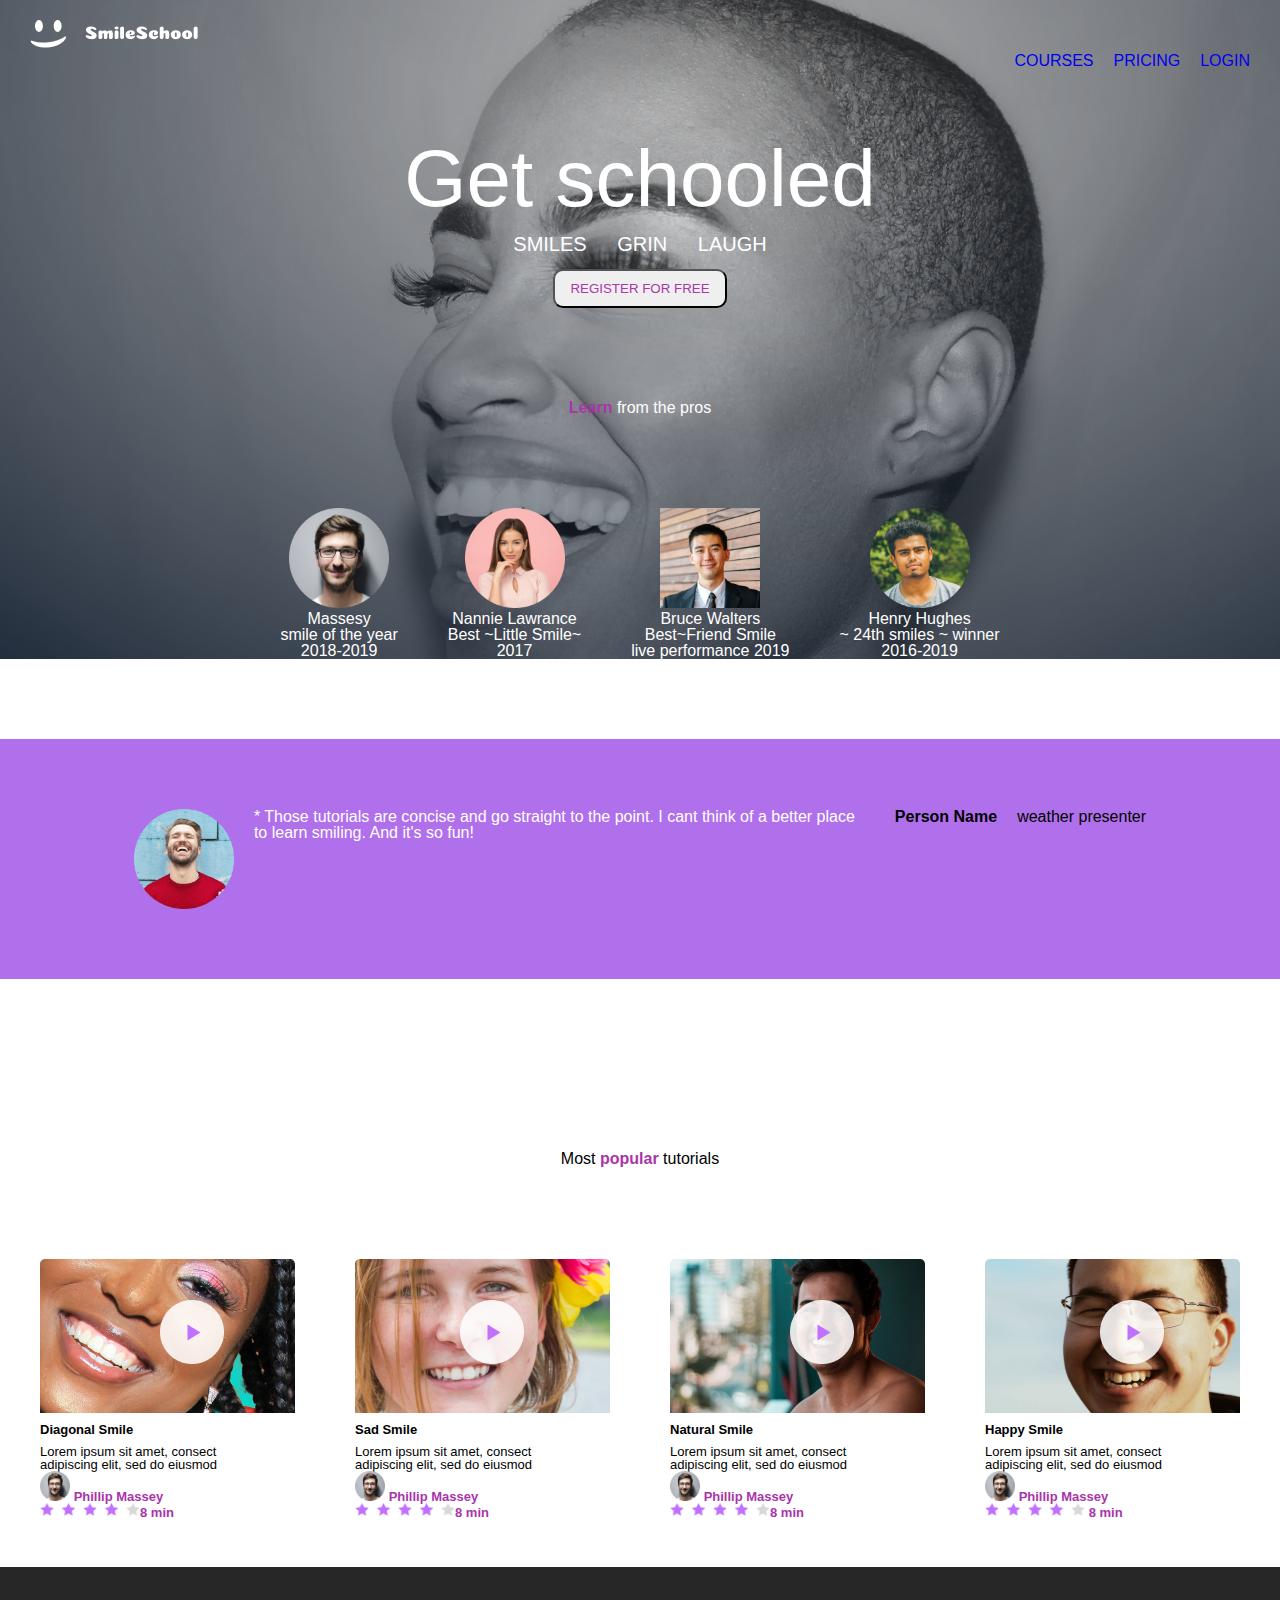
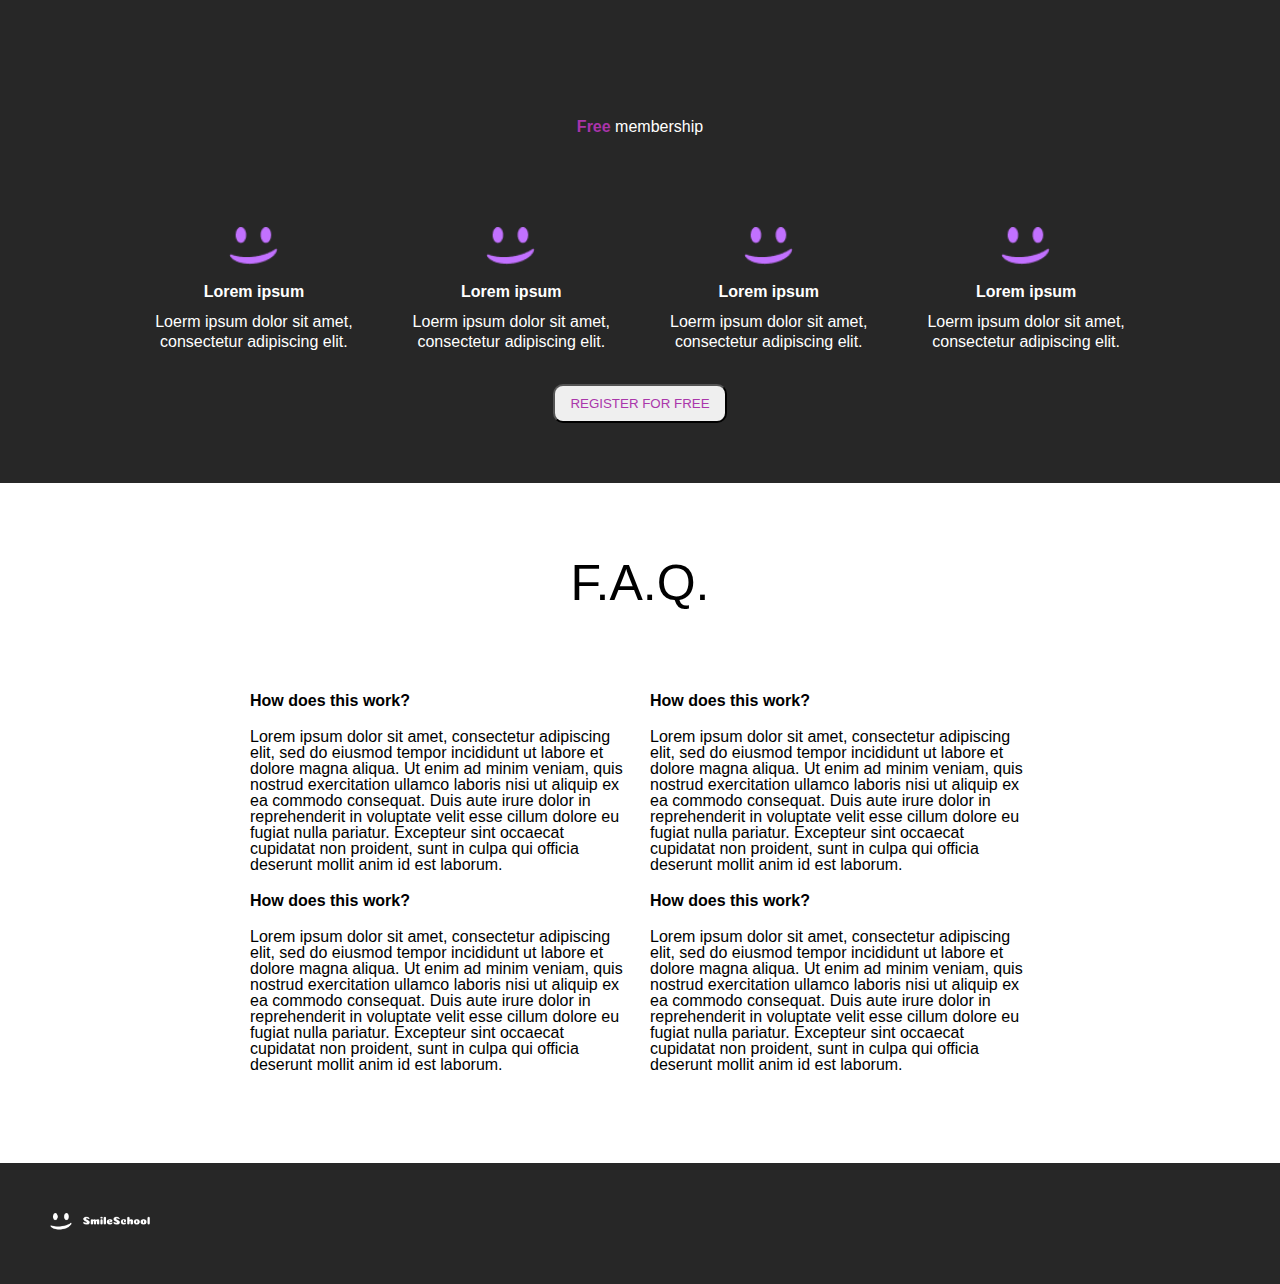
<file: css_advancd/index.html>
<!DOCTYPE html>
<html lang="en">
<head>
    <meta charset="UTF-8">
    <meta name="viewport" content="width=device-width, initial-scale=1.0">
    <link rel="stylesheet" href="reset.css">
    <link rel="stylesheet" href="styles.css"> <!-- Link to external CSS file -->
    <title>Document</title>
</head>
<body>

<section class="Banner" style="background: url(Object.png);">

<header>
    <a href="logo.png">
    <img src="logo.png" alt="Logo" class="logo">
</a>

<nav>
    <a style= "margin-left: auto;" href="Courses">COURSES</a>
    <a href="Pricing">PRICING</a>
    <a href="login">LOGIN</a>
</nav>
</header>

<h1 class="one">Get schooled</h1>
    <p class="schooled">SMILES GRIN  LAUGH</p>

<button type="Register" class="custom-button">REGISTER FOR FREE</button>

     
<h3><span class="highlight">Learn</span> <span class="highlighting"> from the pros </span> </h3>

<div class="profiles">
<div class="profile">
<img src="1.png" alt="1" width="100">
<p span class="highlighting" > Massesy</p>
<P span class="highlighting">smile of the year</P>
<pspan class="highlighting" >2018-2019</p>
</div>

<div class="profile">
<img src="3.png" alt="3" width="100">
<p span class="highlighting" >Nannie Lawrance</p>
<p span class="highlighting" >Best ~Little Smile~</p>
<p span class="highlighting">2017</p>
</div>

<div class="profile">
 <img src="2.png" alt="2" width="100">
<p span class="highlighting">Bruce Walters</p>
<p span class="highlighting">Best~Friend Smile</p>
<p span class="highlighting" >live performance 2019</p>
</div>

<div class="profile">
<img src="4.png" alt="4" width="100">
<p span class="highlighting">Henry Hughes</p>
<p span class="highlighting" >~ 24th smiles ~ winner</p>
<pspan class="highlighting" >2016-2019</p>
</div>
</div>
</section>

<section class="Quotes">
<div class="quote">
<img src="5.png" alt="5" width="100">
<p span class="highlighting"> * Those tutorials are concise and go straight to the point. I cant think of a better
    place <br> to learn smiling. And it's so fun!</p>
    <br>
    <br>

<p class="name">Person Name</p>
<p>weather presenter </p>
</div>
</section>

<section id="Videoo">
<h3>Most <span class="highlight">popular</span>  tutorials</h3>

<div class="videos">

<div class="video">
<img src="9.png" alt="background-image" class="background-image">
<img src="play.png" alt="overlay-image" class="overlay-image1">
<h4 class="smile">Diagonal Smile</h4>
<p>Lorem ipsum sit amet, consect<br> adipiscing elit, sed do eiusmod</p>
<img src="1.png" alt="1" width="30"> <span class="highlight">Phillip Massey</span>
<p><img src="rating.png" alt="rating" width="100"><span class="highlight">8 min</span> </p>
</div>

<div class="video">
<img src="7.png" alt="background-image" class="background-image">
<img src="play.png" alt="overlay-image" class="overlay-image2">
<h4 class="smile">Sad Smile</h4>
<p>Lorem ipsum sit amet, consect <br>adipiscing elit, sed do eiusmod</p>
<img src="1.png" alt="1" width="30"> <span class="highlight">Phillip Massey</span>
<p><img src="rating.png" alt="rating" width="100"><span class="highlight">8 min</span> </p>
</div>

<div class="video">
<img src="8.png" alt="background-image" class="background-image">
<img src="play.png" alt="overlay-image" class="overlay-image3">
<h4 class="smile" >Natural Smile</h4>
<p>Lorem ipsum sit amet, consect<br> adipiscing elit, sed do eiusmod</p>
<img src="1.png" alt="1" width="30"> <span class="highlight">Phillip Massey</span>
<p><img src="rating.png" alt="rating" width="100"><span class="highlight">8 min</span> </p>
</div>

<div class="video">
<img src="6.png" alt="background-image" class="background-image">
<img src="play.png" alt="overlay-image" class="overlay-image4">
<h4 class="smile" >Happy Smile</h4>
<p>Lorem ipsum sit amet, consect <br>adipiscing elit, sed do eiusmod</p>
<img src="1.png" alt="1" width="30"> <span class="highlight">Phillip Massey</span>
<p><img src="rating.png" alt="rating" width="100"> <span class="highlight">8 min</span> </p>
</div>
</div>
<br>
<br>
<br>
</section>

<section class="Membershipss">
<h3><span class="highlight">Free</span> <span class="highlights">membership</span></h3>

<div class="memberships">

    <div class="membership">
<img src="smile.png" alt="smile" width="50">
<h4 class="lorem"><span class="highlights">Lorem ipsum</span></h4>
<p><span class="highlights">Loerm ipsum dolor sit amet,<br> consectetur adipiscing elit.</p></span>
    </div>

    <div class="membership">   
<img src="smile.png" alt="smile" width="50">
<h4 class="lorem"><span class="highlights">Lorem ipsum</span></h4>
<p><span class="highlights">Loerm ipsum dolor sit amet,<br> consectetur adipiscing elit.</p></span>
</div>

<div class="membership">
<img src="smile.png" alt="smile" width="50">
<h4 class="lorem"><span class="highlights">Lorem ipsum</span></h4>
<p><span class="highlights">Loerm ipsum dolor sit amet,<br> consectetur adipiscing elit.</p></span>
</div>

<div class="membership">
<img src="smile.png" alt="smile" width="50">
<h4 class="lorem"><span class="highlights">Lorem ipsum</span></h4>
<p><span class="highlights">Loerm ipsum dolor sit amet,<br> consectetur adipiscing elit.</p></span>
</div>
</div>
<br>
<br>
<button type="Register" class="custom-button">REGISTER FOR FREE</button>
</section>


<section id="FAQ">
    <h3 class="FAQ">F.A.Q.</h3>
    
    
<table class="a">
    <thead>
        <tr>
        <th scope="col">How does this work?</th>
        <th scope="col">How does this work?</th>
        </tr>
    </thead>
    <tbody>
        <td> Lorem ipsum dolor sit amet, consectetur adipiscing elit, sed do eiusmod 
            tempor incididunt ut labore et dolore magna aliqua. Ut enim ad minim veniam,
            quis nostrud exercitation ullamco laboris nisi ut aliquip ex ea commodo consequat.
            Duis aute irure dolor in reprehenderit in voluptate velit esse cillum dolore eu
            fugiat nulla pariatur. Excepteur sint occaecat cupidatat non proident, sunt in culpa
            qui officia deserunt mollit anim id est laborum.</td>
        <td>Lorem ipsum dolor sit amet, consectetur adipiscing elit, sed do eiusmod 
            tempor incididunt ut labore et dolore magna aliqua. Ut enim ad minim veniam,
            quis nostrud exercitation ullamco laboris nisi ut aliquip ex ea commodo consequat.
            Duis aute irure dolor in reprehenderit in voluptate velit esse cillum dolore eu
            fugiat nulla pariatur. Excepteur sint occaecat cupidatat non proident, sunt in culpa
            qui officia deserunt mollit anim id est laborum.</td>
        </tbody>
    </table>

    <table class="b">
    <thead>
        <tr>
            <th scope="col">How does this work?</th>
            <th scope="col">How does this work?</th>
        </tr>
    </thead>
    <tbody>
        <td> Lorem ipsum dolor sit amet, consectetur adipiscing elit, sed do eiusmod 
            tempor incididunt ut labore et dolore magna aliqua. Ut enim ad minim veniam,
            quis nostrud exercitation ullamco laboris nisi ut aliquip ex ea commodo consequat.
            Duis aute irure dolor in reprehenderit in voluptate velit esse cillum dolore eu
            fugiat nulla pariatur. Excepteur sint occaecat cupidatat non proident, sunt in culpa
            qui officia deserunt mollit anim id est laborum.</td>
        <td>Lorem ipsum dolor sit amet, consectetur adipiscing elit, sed do eiusmod 
            tempor incididunt ut labore et dolore magna aliqua. Ut enim ad minim veniam,
            quis nostrud exercitation ullamco laboris nisi ut aliquip ex ea commodo consequat.
            Duis aute irure dolor in reprehenderit in voluptate velit esse cillum dolore eu
            fugiat nulla pariatur. Excepteur sint occaecat cupidatat non proident, sunt in culpa
            qui officia deserunt mollit anim id est laborum.</td>
        </tbody>
</table>
</section>


<section id="Footer">
<img src="logo.png" alt="logo" width="100" >
</section>

</body>
</html>
</file>
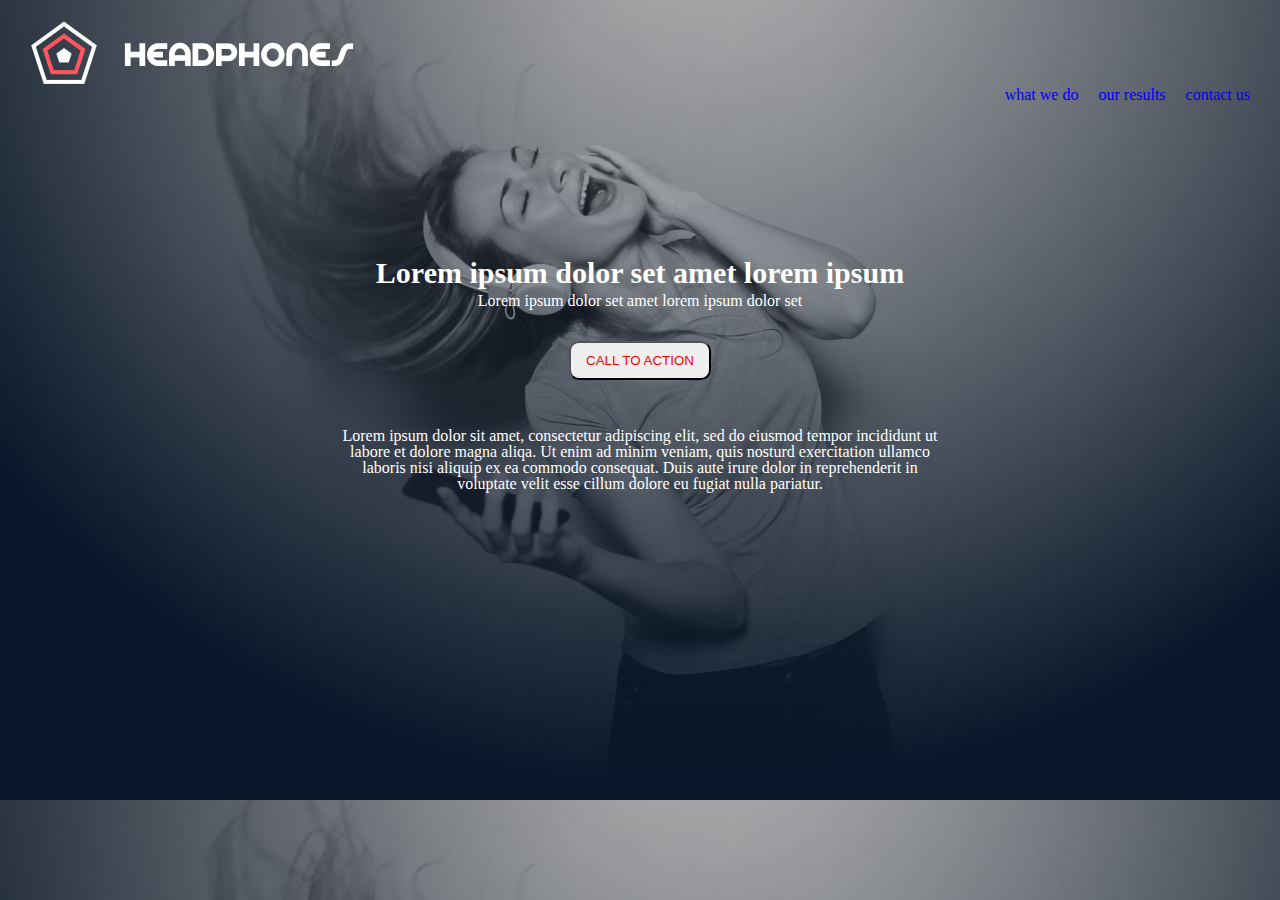
<file: headphones/0-index.html>
<!DOCTYPE html>
<html lang="en">
<head>
    <meta charset="UTF-8">
    <meta name="viewport" content="width=device-width, initial-scale=1.0">
    <link rel="stylesheet" href="reset.css">
    <link rel="stylesheet" href="0-styles.css">
    <title>Document</title>
</head>
<body style="background: url(headphones_hero_1.jpg) ;">
    
    <section class="header">
        <div class="background">
        
    <header>

     <a href="logo_headphones.png" class="logo">
    <img src="logo_headphones.png" alt="logo_headphones">
    </a>

    <nav>
        <a style="margin-left: auto;" href="what">what we do</a>
        <a href="our">our results</a>
        <a href="contact">contact us</a>
          
    </nav>

    <h1><span class="highlight">Lorem ipsum dolor set amet lorem ipsum</span></h1>
    <p><span class="highlight">Lorem ipsum dolor set amet lorem ipsum dolor set</span> </p>

<br>
<br>

    <button type="call" class="custom-button">CALL TO ACTION</button>

    <br>
    <br>
    <br>

    <p><span class="highlight">Lorem ipsum dolor sit amet, consectetur adipiscing elit, sed do eiusmod tempor incididunt ut<br>
    labore et dolore magna aliqa. Ut enim ad minim veniam, quis nosturd exercitation ullamco <br>
    laboris nisi aliquip ex ea commodo consequat. Duis aute irure dolor in reprehenderit in<br>
    voluptate velit esse cillum dolore eu fugiat nulla pariatur.</span></p>

</header>
</div>
</section>


</body>
</html>
</file>
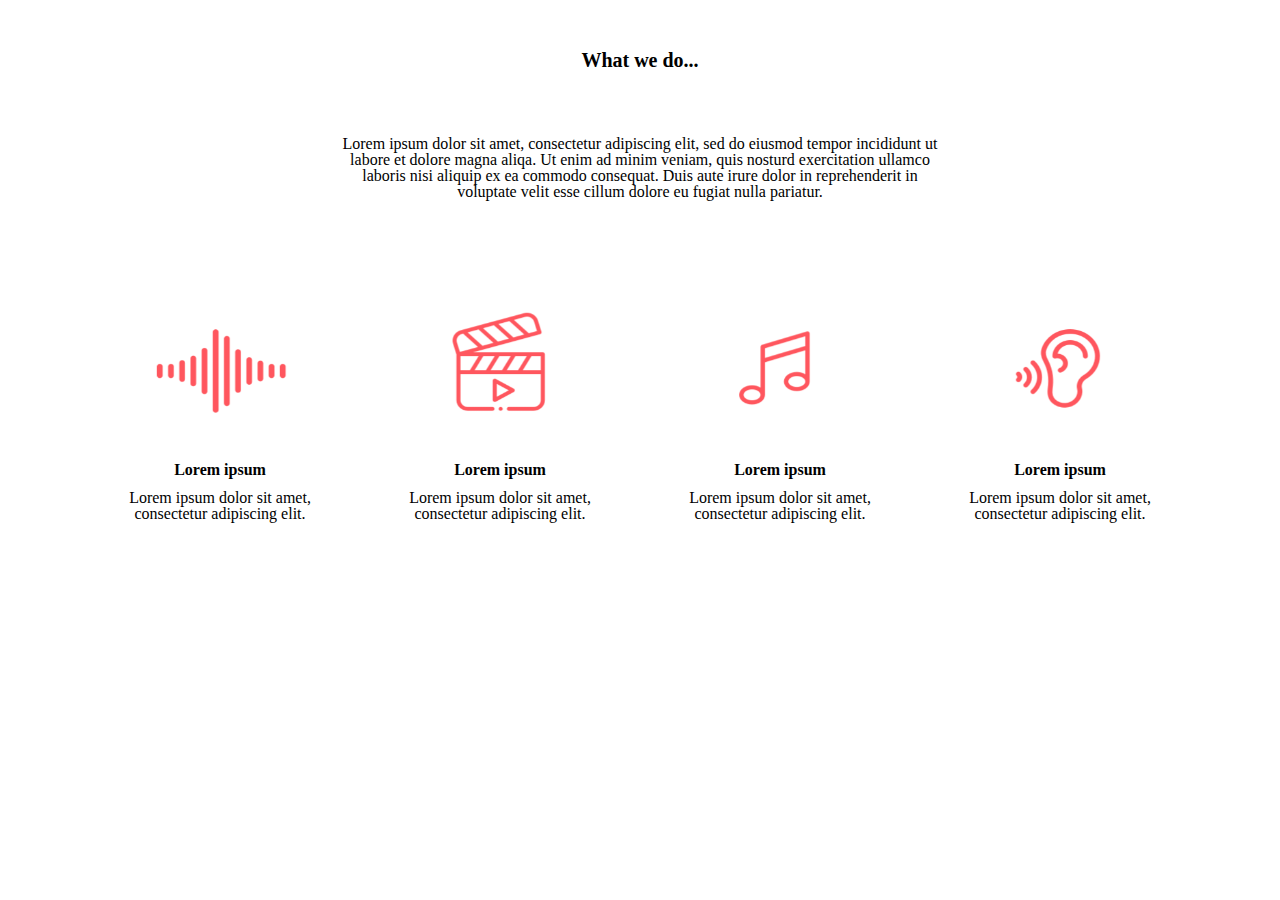
<file: headphones/1-index.html>
<!DOCTYPE html>
<html lang="en">
<head>
    <meta charset="UTF-8">
    <meta name="viewport" content="width=device-width, initial-scale=1.0">
    <link rel="stylesheet" href="reset.css">
    <link rel="stylesheet" href="1-styles.css">
    <title>Document</title>
</head>
<body>
    <section class="what we do">
        <h1>What we do...</h1>
    <br>
    
        <p>Lorem ipsum dolor sit amet, consectetur adipiscing elit, sed do eiusmod tempor incididunt ut<br>
            labore et dolore magna aliqa. Ut enim ad minim veniam, quis nosturd exercitation ullamco <br>
            laboris nisi aliquip ex ea commodo consequat. Duis aute irure dolor in reprehenderit in<br>
            voluptate velit esse cillum dolore eu fugiat nulla pariatur.</p>
    
    <div class="entertain">
    
        <div class="entertainment">
        <img src="01_headphones.png" alt="01_headphones" width="190px" height="170" class="image">
        <p class="lorem">Lorem ipsum</p>
        <p>Lorem ipsum dolor sit amet, <br>consectetur adipiscing elit.</p>
    </div>
    
        <div class="entertainment">
        <img src="02_headphones.png" alt="02_headphones" width="190px" height="170" class="image">
        <p class="lorem" >Lorem ipsum</p>
        <p>Lorem ipsum dolor sit amet, <br>consectetur adipiscing elit.</p>
    </div>
    
        <div class="entertainment">
        <img src="03_headphones.png" alt="03_headphones" width="190px" height="170" class="image">
        <p class="lorem">Lorem ipsum</p>
        <p>Lorem ipsum dolor sit amet, <br>consectetur adipiscing elit.</p>
    </div>
    
        <div class="entertainment">
        <img src="04_headphones.png" alt="04_headphones" width="190px" height="170" class="image">
        <p class="lorem">Lorem ipsum</p>
        <p>Lorem ipsum dolor sit amet, <br>consectetur adipiscing elit.</p>
    </div>
    
    </div>
    </section> 
</body>
</html>
</file>
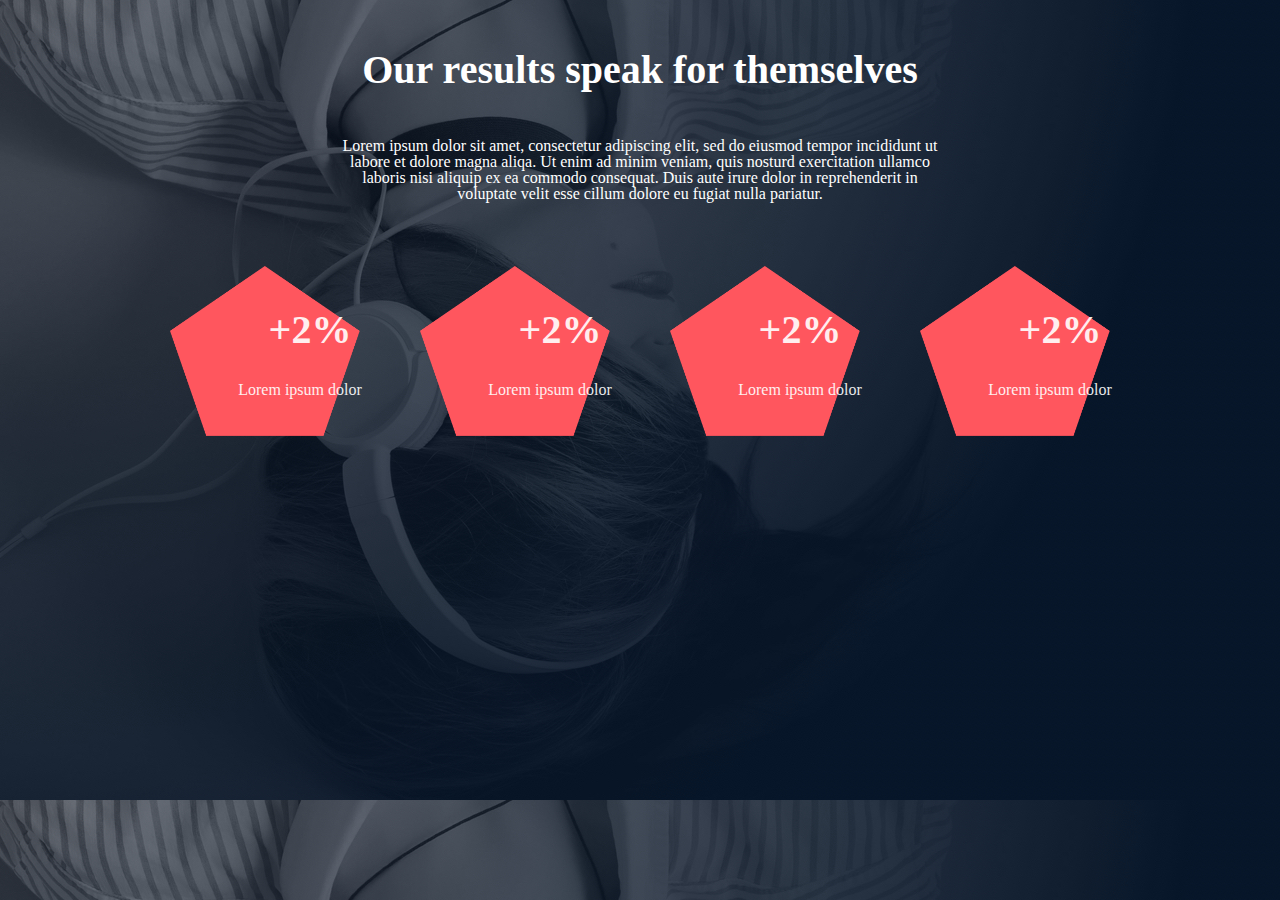
<file: headphones/2-index.html>
<!DOCTYPE html>
<html lang="en">
<head>
    <meta charset="UTF-8">
    <meta name="viewport" content="width=device-width, initial-scale=1.0">
    <link rel="stylesheet" href="reset.css">
    <link rel="stylesheet" href="2-styles.css">
    <title>Document</title>
</head>
<body style="background: url(headphones_hero_2.jpg);">
    
  <section class="our results">
      <h1><span class="highlight">Our results speak for themselves</span> </h1>

      <br>
      <br>
      <br>
  
      <p><span class="highlight">Lorem ipsum dolor sit amet, consectetur adipiscing elit, sed do eiusmod tempor incididunt ut<br>
      labore et dolore magna aliqa. Ut enim ad minim veniam, quis nosturd exercitation ullamco <br>
      laboris nisi aliquip ex ea commodo consequat. Duis aute irure dolor in reprehenderit in<br>
      voluptate velit esse cillum dolore eu fugiat nulla pariatur.</span></p>

      <br>
      <br>
      <br>
      <br>

      <div class="our-results">

        <div class="results">
         <img src="pentagone.png" alt="pentagone" style="width: 190px; height: 170px" class="image">
        <h2 class="percent1"><span class="highlight">+2%</span></h2>
        <p class="inside1"><span class="highlight">Lorem ipsum dolor</span> </p>
        </div>

        <div class="results">
            <img src="pentagone.png" alt="pentagone" style="width: 190px; height: 170px"class="image" >
           <h2 class="percent2"><span class="highlight">+2%</span></h2>
           <p class="inside2"><span class="highlight">Lorem ipsum dolor</span></p>
           </div>

           <div class="results">
            <img src="pentagone.png" alt="pentagone" style="width: 190px; height: 170px" class="image">
           <h2 class="percent3"><span class="highlight">+2%</span></h2>
           <p class="inside3"><span class="highlight">Lorem ipsum dolor</span></p>
           </div>

           <div class="results">
            <img src="pentagone.png" alt="pentagone" style="width: 190px; height: 170px" class="image">
           <h2 class="percent4"><span class="highlight">+2%</span></h2>
           <p class="inside4"><span class="highlight">Lorem ipsum dolor</span></p>
           </div>
      </div>
       
    </section>
</body>
</html>
</file>
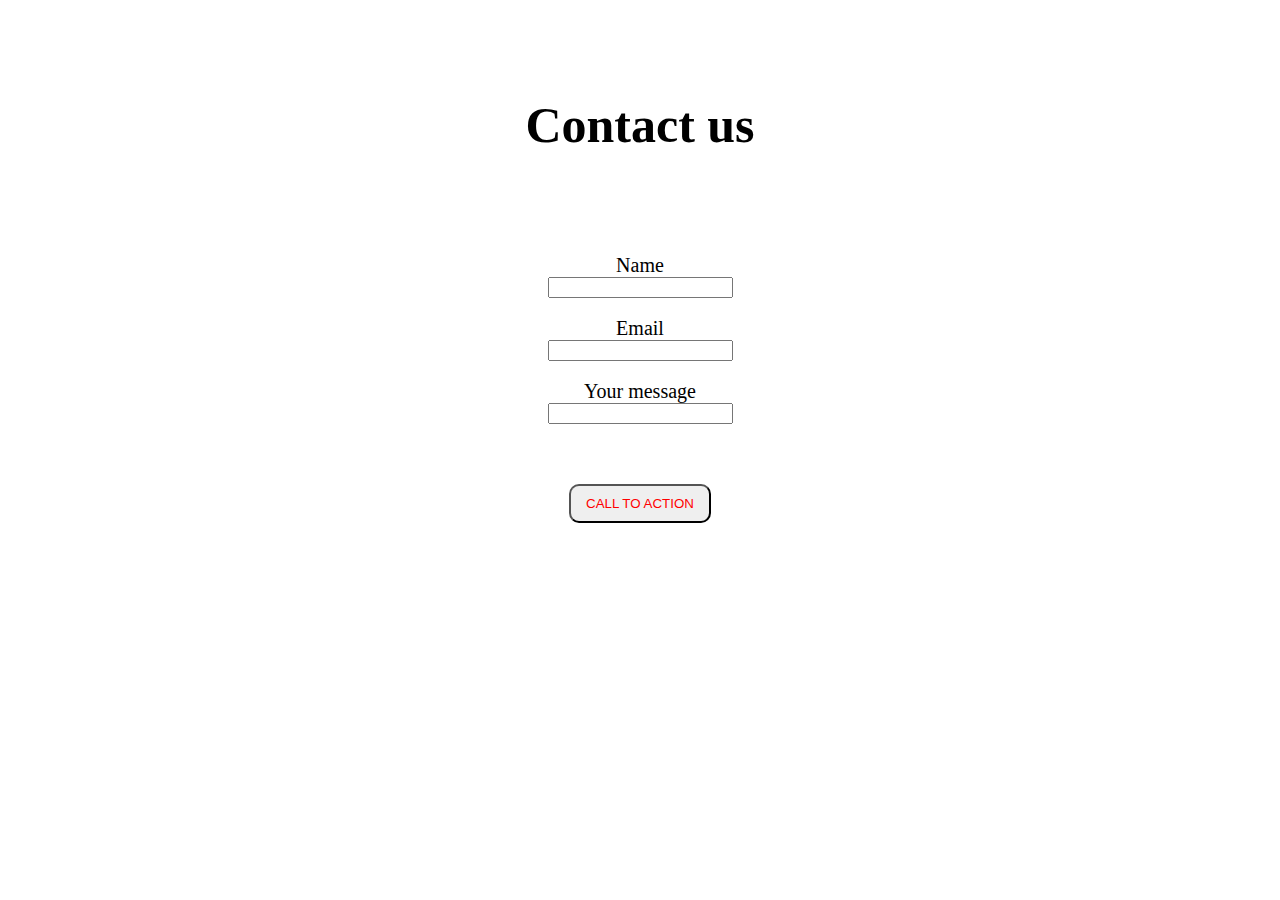
<file: headphones/3-index.html>
<!DOCTYPE html>
<html lang="en">
<head>
    <meta charset="UTF-8">
    <meta name="viewport" content="width=device-width, initial-scale=1.0">
    <link rel="stylesheet" href="reset.css">
    <link rel="stylesheet" href="3-styles.css">
    <title>Document</title>
</head>
<body>
    <section class="contact us">
    <h1>Contact us</h1>

    <form>
        <label for="name" >Name</label><br>
        <input type="text" id="name" name="name" required><br><br>
    
        <label for="email">Email</label><br>
        <input type="email" id="email" name="email" required><br><br>
    
        <label for="Message">Your message</label><br>
        <input type="number" id="number" name="number" required><br><br>
        
        <br><br>
    
        <button type="call" class="custom-button">CALL TO ACTION</button>
    </form>

    
    </section>
</body>
</html>
</file>
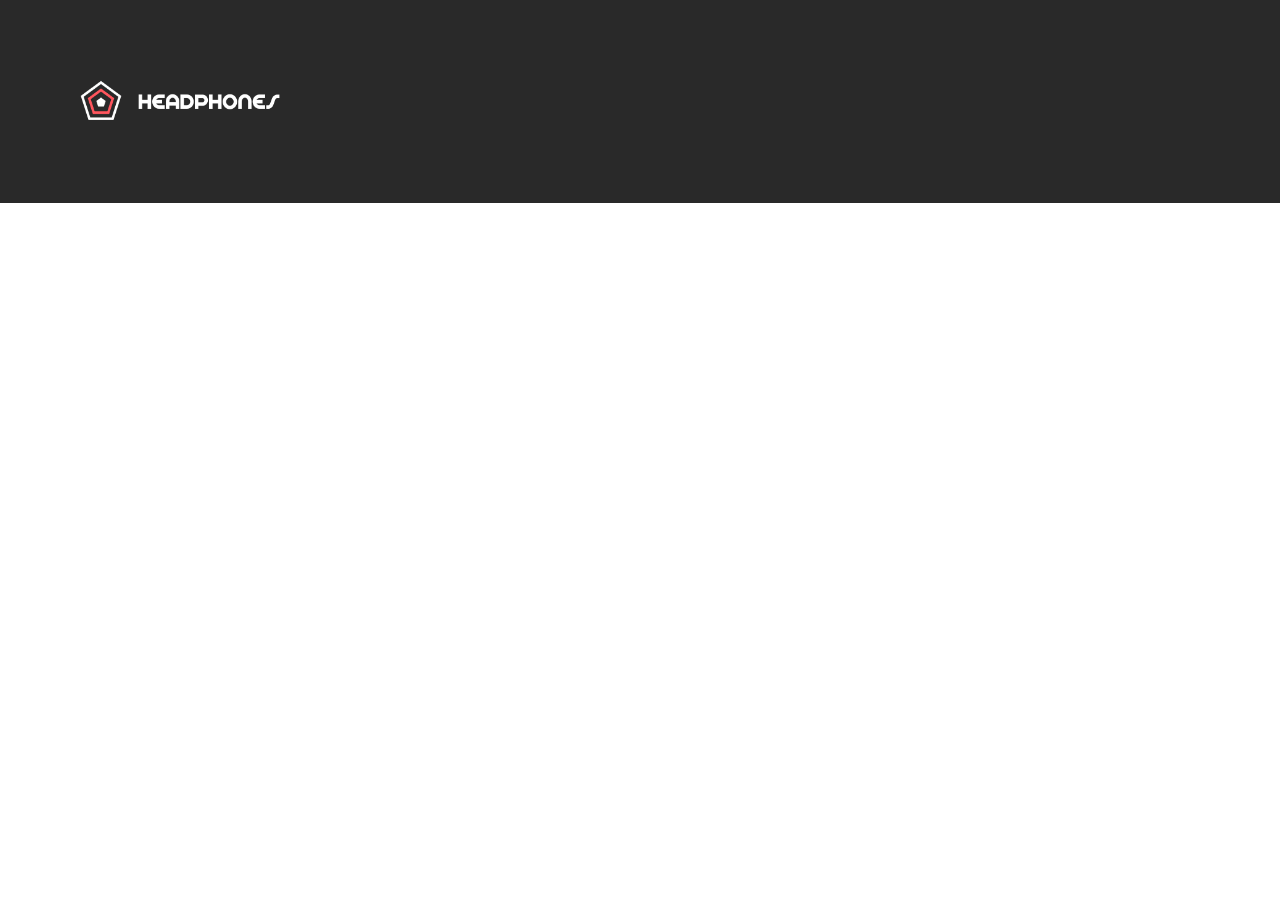
<file: headphones/4-index.html>
<!DOCTYPE html>
<html lang="en">
<head>
    <meta charset="UTF-8">
    <meta name="viewport" content="width=device-width, initial-scale=1.0">
    <link rel="stylesheet" href="reset.css">
    <link rel="stylesheet" href="4-styles.css">
    <title>Document</title>
</head>
<body>
    
    <section class="footer">
    <footer>
        <img src="logo_headphones.png" alt="logo_headphones" width="200" class="bottom">
    </footer>
</section>
</body>
</html>
</file>
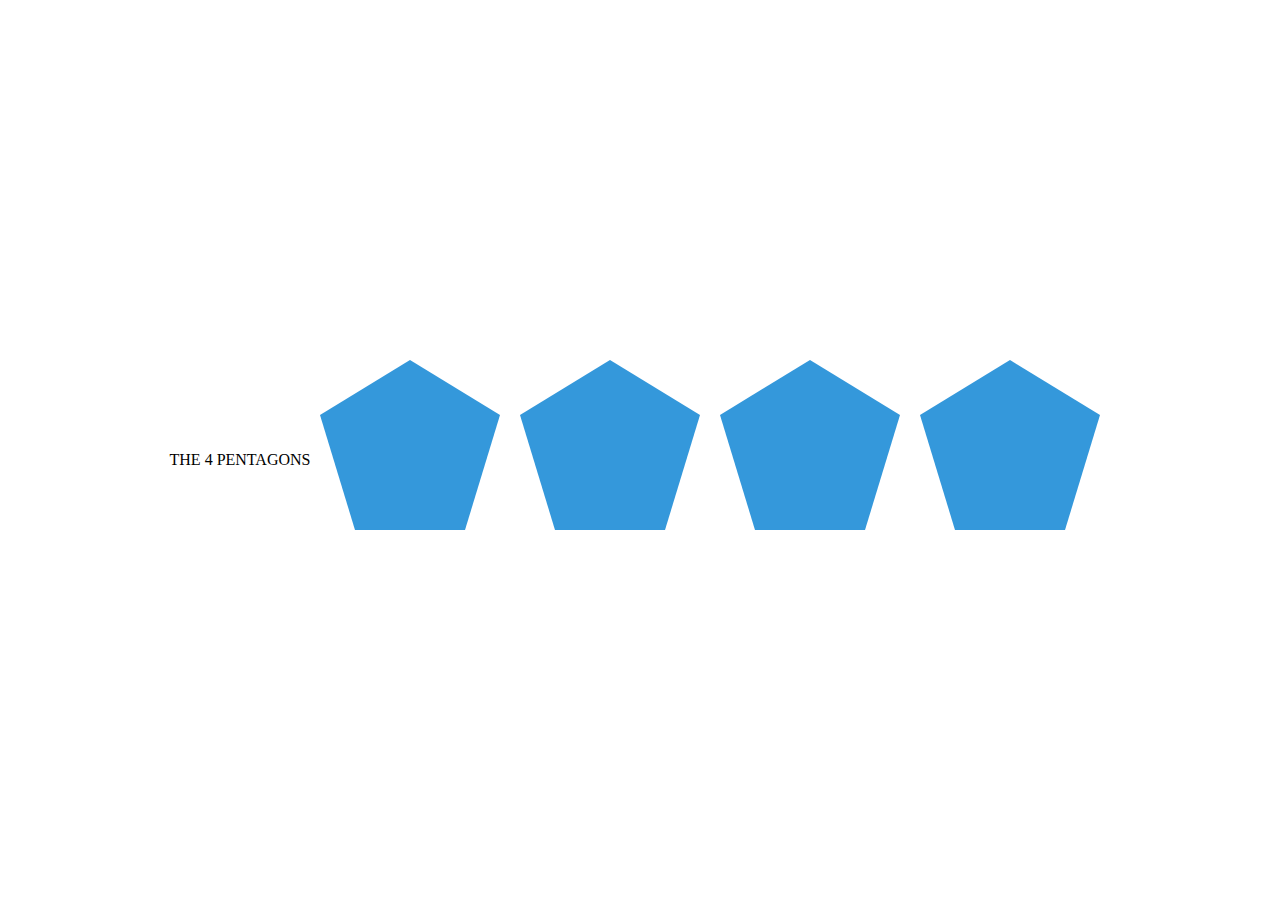
<file: headphones/6-index.html>
<!DOCTYPE html>
<html lang="en">
<head>
    <meta charset="UTF-8">
    <meta name="viewport" content="width=device-width, initial-scale=1.0">
    <link rel="stylesheet" href="reset.css">
    <link rel="stylesheet" href="6-styles.css">
    <title>Document</title>
</head>
<body>

    <h1>THE 4 PENTAGONS</h1>
    
    <svg width="200" height="200" viewBox="0 0 200 200" xmlns="http://www.w3.org/2000/svg">
        <!-- Pentagon shape -->
        <polygon points="100,10 190,65 155,180 45,180 10,65" fill="#3498db" />
    </svg> 

    <svg width="200" height="200" viewBox="0 0 200 200" xmlns="http://www.w3.org/2000/svg">
        <!-- Pentagon shape -->
        <polygon points="100,10 190,65 155,180 45,180 10,65" fill="#3498db" />
    </svg> 
    
    <svg width="200" height="200" viewBox="0 0 200 200" xmlns="http://www.w3.org/2000/svg">
        <!-- Pentagon shape -->
        <polygon points="100,10 190,65 155,180 45,180 10,65" fill="#3498db" />
    </svg> 

    <svg width="200" height="200" viewBox="0 0 200 200" xmlns="http://www.w3.org/2000/svg">
        <!-- Pentagon shape -->
        <polygon points="100,10 190,65 155,180 45,180 10,65" fill="#3498db" />
    </svg> 
</body>
</html>
</file>
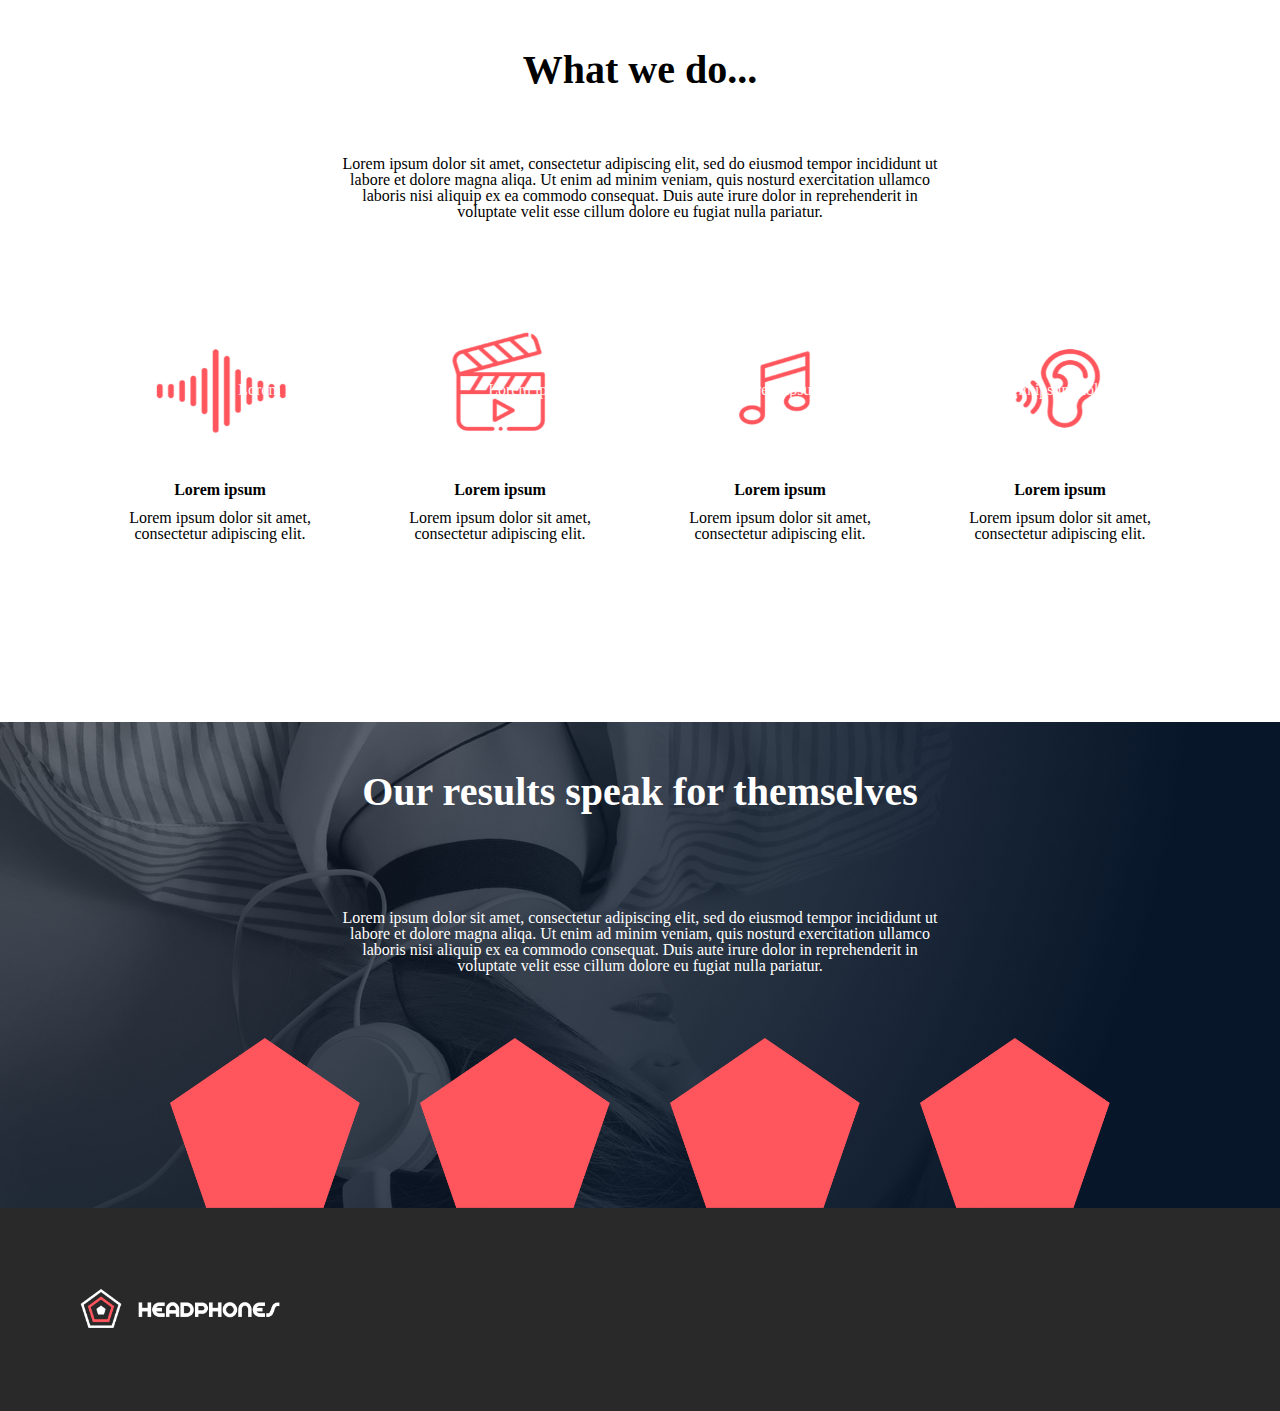
<file: headphones/7-index.html>
<!DOCTYPE html>
<html lang="en">
<head>
    <meta charset="UTF-8">
    <meta name="viewport" content="width=device-width, initial-scale=1.0">
    <link rel="stylesheet" href="reset.css">
    <link rel="stylesheet" href="7-styles.css">
    <title>Document</title>
</head>
<body>

<section class="what we do">
    <h1>What we do...</h1>
<br>

    <p>Lorem ipsum dolor sit amet, consectetur adipiscing elit, sed do eiusmod tempor incididunt ut<br>
        labore et dolore magna aliqa. Ut enim ad minim veniam, quis nosturd exercitation ullamco <br>
        laboris nisi aliquip ex ea commodo consequat. Duis aute irure dolor in reprehenderit in<br>
        voluptate velit esse cillum dolore eu fugiat nulla pariatur.</p>

<div class="entertain">

    <div class="entertainment">
    <img src="01_headphones.png" alt="01_headphones" width="190px" height="170" class="image">
    <p class="lorem">Lorem ipsum</p>
    <p>Lorem ipsum dolor sit amet, <br>consectetur adipiscing elit.</p>
</div>

    <div class="entertainment">
    <img src="02_headphones.png" alt="02_headphones" width="190px" height="170" class="image">
    <p class="lorem" >Lorem ipsum</p>
    <p>Lorem ipsum dolor sit amet, <br>consectetur adipiscing elit.</p>
</div>

    <div class="entertainment">
    <img src="03_headphones.png" alt="03_headphones" width="190px" height="170" class="image">
    <p class="lorem">Lorem ipsum</p>
    <p>Lorem ipsum dolor sit amet, <br>consectetur adipiscing elit.</p>
</div>

    <div class="entertainment">
    <img src="04_headphones.png" alt="04_headphones" width="190px" height="170" class="image">
    <p class="lorem">Lorem ipsum</p>
    <p>Lorem ipsum dolor sit amet, <br>consectetur adipiscing elit.</p>
</div>

</div>
</section> 
    
  <section class="our results"  style="background: url(headphones_hero_2.jpg);">
      <h1><span class="highlight">Our results speak for themselves</span> </h1>

      <br>
      <br>
      <br>
  
      <p><span class="highlight">Lorem ipsum dolor sit amet, consectetur adipiscing elit, sed do eiusmod tempor incididunt ut<br>
      labore et dolore magna aliqa. Ut enim ad minim veniam, quis nosturd exercitation ullamco <br>
      laboris nisi aliquip ex ea commodo consequat. Duis aute irure dolor in reprehenderit in<br>
      voluptate velit esse cillum dolore eu fugiat nulla pariatur.</span></p>

      <br>
      <br>
      <br>
      <br>

      <div class="our-results">

        <div class="results">
         <img src="pentagone.png" alt="pentagone" style="width: 190px; height: 170px" class="image">
        <h2 class="percent1"><span class="highlight">+2%</span></h2>
        <p class="inside1"><span class="highlight">Lorem ipsum dolor</span> </p>
        </div>

        <div class="results">
            <img src="pentagone.png" alt="pentagone" style="width: 190px; height: 170px"class="image" >
           <h2 class="percent2"><span class="highlight">+2%</span></h2>
           <p class="inside2"><span class="highlight">Lorem ipsum dolor</span></p>
           </div>

           <div class="results">
            <img src="pentagone.png" alt="pentagone" style="width: 190px; height: 170px" class="image">
           <h2 class="percent3"><span class="highlight">+2%</span></h2>
           <p class="inside3"><span class="highlight">Lorem ipsum dolor</span></p>
           </div>

           <div class="results">
            <img src="pentagone.png" alt="pentagone" style="width: 190px; height: 170px" class="image">
           <h2 class="percent4"><span class="highlight">+2%</span></h2>
           <p class="inside4"><span class="highlight">Lorem ipsum dolor</span></p>
           </div>
      </div>
       
    </section>
    
    <section class="footer">
    <footer>
        <img src="logo_headphones.png" alt="logo_headphones" width="200" class="bottom">
    </footer>
</section>
</body>
</html>
</file>
<file: css_advancd/styles.css>
body{
    font-family: Arial, Helvetica, sans-serif;
}


/* Banner */
.Banner{
    background-image:'Object.png';
    background-size: cover; 
    background-repeat: no-repeat; 
    background-position: center; 
    
}

header{ 
    padding: 20px;
}

nav {
    display: flex;
    align-items: center;
    }

    a{ 
        text-decoration: none;
        display: inline-block;
        margin: 0 10px;   
    }
 
h1{
    margin-top: 50px;
    text-align: center;
    font-size: 80px;
    font-family: Arial, Helvetica, sans-serif, Verdana, sans-serif;
    font-weight: bold;
}
h1{
    line-height: 80px;
}
h1.one{
    font-weight: 400;
}

.one{ 
    color: white
}

.highlighting {
     color: white
}
/*SMILE GRIN LAUGH*/
.schooled{
   
    text-align: center;
    justify-content: space-between;
    font-size: 20px;
    word-spacing: 25px;
    color: white
}
.schooled{
    line-height: 50px;

}


.highlight {
    color: rgb(170, 52, 170);
    font-weight: bold;
}
button{
    margin-left: auto;
    margin-right:auto;
    display: flex;
   
}

button{
    color: rgb(170, 55, 170);
    padding: 10px 15px;
    border-radius: 10px;
}


h3{
    text-align: center;
    line-height: 200px;
}



/* profiles */
.profiles{
    display: flex;
    justify-content: center;
    gap: 50px;
}

.profile{
    text-align: center;
}
.profile img{
    max-width: 100px;
}

/*Quotes*/
.quote{
    margin: 80px 0;
    display: flex;
    justify-content: center;
    gap: 20px;
    padding: 70px;
}
.name{
    font-weight: bold;
    
}
.quote img{
    max-width: 100px;
}
.quote{
    background-color: rgb(176, 112, 236);
    background-size: 500px;
}
/*Video List*/
.videoo{
    margin-bottom:100px;
    padding: 80px;
}
.videos{
    display:flex;
    justify-content: center;
    gap: 60px;
}

.video{
    text-align: left;
    font-size: small;
    font-weight: lighter;
}

.video image{
    max-height: 300px;
    max-width: 150px;
}

.smile{
    font-weight: bold;
    line-height: 30px;
    }

.background-image{ 
    width: 100%;
    height: auto;
}

.overlay-image1{
    position: absolute;
    top: 1300px;
    left: 160px;
    transform: translate(-50%, -50%)
    opacity: 0.8;
}

.overlay-image2{
    position: absolute;
    top: 1300px;
    left: 460px;
    transform: translate(-50%, -50%)
    opacity: 0.8;
}

.overlay-image3{
    position: absolute;
    top: 1300px;
    left: 790px;
    transform: translate(-50%, -50%)
    opacity: 0.8;
}

.overlay-image4{
    position: absolute;
    top: 1300px;
    left: 1100px;
    transform: translate(-50%, -50%)
    opacity: 0.8;
}

/*Membership*/
.Membershipss{
    background: rgb(39, 39, 39);
    padding: 60px;
}

.memberships{ 
    display: flex;
    line-height: 20px;
    flex-direction: row;
    justify-content: center;
    gap: 60px 
}
.membership{
    text-align: center;
}

.membership img{
    max-width: 100px;
}

.lorem{
    font-weight: bold;
    line-height: 40px;
}
.highlights{
    color: white;
}
 /*F.A.Q.*/
.FAQ{
    font-size: 50px;
    font-family: Arial, Helvetica, sans-serif;
}
table{
    width: 800px;
    border-collapse: collapse;
    table-layout: auto;
    margin-left: auto;
    margin-right: auto;

}

th{
    font-weight: bold;
}
td{
    font-weight: light;
}
th, td {
   padding: 10px;
   text-align: left;  
}


/*footer*/
#Footer{
    background: rgb(39, 39, 39);
    margin-top: 80px;
    padding: 50px;
}
</file>
<file: headphones/0-styles.css>
/*header*/
header{
    padding: 20px;
}
    
nav{
    display: flex;
    align-items: center;
    text-decoration: none;
    color: white;
    transition: color 0.3s;
    }

    nav a:hover{
        color:red;
    }

a{ 
     text-decoration: none;
     display: inline-block;
     margin: 0 10px;   
    }

h1{ 
    margin-top: 150px;
    text-align: center;
    font-weight: bold ;
    font-size: 30px;
    line-height: 40px;
}

p{
    text-align: center;
}

button{ 
    color: red;
    padding: 10px 15px;
    border-radius: 10px; 
}

button{
    margin-left: auto;
    margin-right:auto;
    display: flex;
   
}

.highlight{ 
    color: white;
}


/*media Queries for a small device*/
@media screen and (max-width: 480px) {
    nav a:not(:first-child) {
        display: none;
    }

    header {
        font-size: 18px;
    }

    .logo{
        size: 00px;
    }
    h1{
        font-size: 18px;
    }
    p{ 
      font-size: 14px  
    }
  }
</file>
<file: headphones/1-styles.css>
/*what we do*/
h1{
    text-align: center;
    font-size: 20px;
    font-weight: bold;
    padding: 50px;
}

p{ 
    text-align: center;
}

.entertain{
    display: flex;
    justify-content: space-around;
    margin-bottom: 100px;
    padding: 80px;
}
.entermainment{
    display: flex;
   justify-content: center;
   gap: 60px;
}

.image image{
    max-height: 300px;
    max-width: 150px;
}

.image{
    display: block;
}

.lorem{ 
    font-weight: bold;
    line-height: 40px;
}

/*media Queries for a small device*/
@media screen and (max-width: 480px) {

    header {
        font-size: 18px;
    }

    .logo{
        size: 00px;
    }
    h1{
        font-size: 18px;
    }
    p{ 
      font-size: 14px  
    }
  }
</file>
<file: headphones/2-styles.css>
/*our results*/
h1 {
    text-align: center;
    font-weight: bold ;
    font-size: 40px;
    padding-top: 50px;
}

p { 
    text-align: center;
}

.our results{
    margin-bottom:100px;
    padding: 80px;
}
.our-results{
    display:flex;
    justify-content: center;
    gap: 60px;
}

.image{
    text-align: left;
    font-size: small;
    font-weight: lighter;
}

.image image{
    max-height: 300px;
    max-width: 150px;
}

.image{
    display: block;
}

.inside{ 
    position: absolute;
    top: 50px;
    left: 50px;
    transform: translate (-50, -50);
}



.percent1{
    font-size: 40px;
    font-weight: bold;
    position:absolute; 
    top: 330px;
    left: 310px;
    transform: translate(-50%, -50%);
    opacity: 0.9;
  }

  .percent2{
    font-size: 40px;
    font-weight: bold;
    position:absolute; 
    top: 330px;
    left: 560px;
    transform: translate(-50%, -50%);
    opacity: 0.9; 
  }
  .percent3{
    font-size: 40px;
    font-weight: bold;
    position:absolute; 
    top: 330px;
    left: 800px;
    transform: translate(-50%, -50%);
    opacity: 0.9;
  }
  .percent4{
    font-size: 40px;
    font-weight: bold;
    position:absolute; 
    top: 330px;
    left: 1060px;
    transform: translate(-50%, -50%);
    opacity: 0.9;
  }

  .inside1{
    position:absolute; 
    top: 390px;
    left: 300px;
    transform: translate(-50%, -50%);
    opacity: 0.9;
  }

  .inside2{
    position:absolute; 
    top: 390px;
    left: 550px;
    transform: translate(-50%, -50%);
    opacity: 0.9;
  }

  .inside3{
    position:absolute; 
    top: 390px;
    left: 800px;
    transform: translate(-50%, -50%);
    opacity: 0.9;
  }

  .inside4{
    position:absolute; 
    top: 390px;
    left: 1050px;
    transform: translate(-50%, -50%);
    opacity: 0.9;
  }

  .highlight{
    color: white;
  }

  /*media Queries for a small device*/
@media screen and (max-width: 480px) {

  header {
      font-size: 18px;
  }

  .logo{
      size: 00px;
  }
  h1{
      font-size: 18px;
  }
  p{ 
    font-size: 14px  
  }
}
</file>
<file: headphones/3-styles.css>
/*Contact us*/
h1{
    font-size: 50px;
    font-weight: bold;
    text-align: center;
    padding: 100px;
}
form{
    text-align: center;
    border: none;
    outline: none:auto;
    padding: 5px 0;
    font-size: 20px

}

button{ 
    color: red;
    padding: 10px 15px;
    border-radius: 10px; 
}

button{
    margin-left: auto;
    margin-right:auto;
    display: flex;
   
}
</file>
<file: headphones/4-styles.css>
/*Footer*/
.footer{
    background-color: rgb(41, 41, 41);
    padding: 80px;
    position: relative;
}

/*media Queries for a small device*/
@media screen and (max-width: 480px) {

    header {
        font-size: 18px;
    }

    .logo{
        size: 00px;
    }
    h1{
        font-size: 18px;
    }
    p{ 
      font-size: 14px  
    }
  }
</file>
<file: headphones/6-styles.css>
body {
    display: flex;
    justify-content: center;
    align-items: center;
    height: 100vh;
    margin: 0;
    background-color: white;
  }

  h1{
    padding-top: 20px;
  }
</file>
<file: headphones/7-styles.css>
/*what we do*/
h1{
    text-align: center;
    font-size: 20px;
    font-weight: bold;
    padding: 50px;
}

p{ 
    text-align: center;
}

.entertain{
    display: flex;
    justify-content: space-around;
    margin-bottom: 100px;
    padding: 80px;
}
.entermainment{
    display: flex;
   justify-content: center;
   gap: 60px;
}

.image image{
    max-height: 300px;
    max-width: 150px;
}

.image{
    display: block;
}

.lorem{ 
    font-weight: bold;
    line-height: 40px;
}

/*media Queries for a small device*/
@media screen and (max-width: 480px) {

    header {
        font-size: 18px;
    }

    .logo{
        size: 00px;
    }
    h1{
        font-size: 18px;
    }
    p{ 
      font-size: 14px  
    }
  }

/*our results*/
h1 {
    text-align: center;
    font-weight: bold ;
    font-size: 40px;
    padding-top: 50px;
}

p { 
    text-align: center;
}

.our results{
    margin-bottom:100px;
    padding: 80px;
}
.our-results{
    display:flex;
    justify-content: center;
    gap: 60px;
}

.image{
    text-align: left;
    font-size: small;
    font-weight: lighter;
}

.image image{
    max-height: 300px;
    max-width: 150px;
}

.image{
    display: block;
}

.inside{ 
    position: absolute;
    top: 50px;
    left: 50px;
    transform: translate (-50, -50);
}



.percent1{
    font-size: 40px;
    font-weight: bold;
    position:absolute; 
    top: 330px;
    left: 310px;
    transform: translate(-50%, -50%);
    opacity: 0.9;
  }

  .percent2{
    font-size: 40px;
    font-weight: bold;
    position:absolute; 
    top: 330px;
    left: 560px;
    transform: translate(-50%, -50%);
    opacity: 0.9; 
  }
  .percent3{
    font-size: 40px;
    font-weight: bold;
    position:absolute; 
    top: 330px;
    left: 800px;
    transform: translate(-50%, -50%);
    opacity: 0.9;
  }
  .percent4{
    font-size: 40px;
    font-weight: bold;
    position:absolute; 
    top: 330px;
    left: 1060px;
    transform: translate(-50%, -50%);
    opacity: 0.9;
  }

  .inside1{
    position:absolute; 
    top: 390px;
    left: 300px;
    transform: translate(-50%, -50%);
    opacity: 0.9;
  }

  .inside2{
    position:absolute; 
    top: 390px;
    left: 550px;
    transform: translate(-50%, -50%);
    opacity: 0.9;
  }

  .inside3{
    position:absolute; 
    top: 390px;
    left: 800px;
    transform: translate(-50%, -50%);
    opacity: 0.9;
  }

  .inside4{
    position:absolute; 
    top: 390px;
    left: 1050px;
    transform: translate(-50%, -50%);
    opacity: 0.9;
  }

  .highlight{
    color: white;
  }

  /*media Queries for a small device*/
@media screen and (max-width: 480px) {

  header {
      font-size: 18px;
  }

  .logo{
      size: 00px;
  }
  h1{
      font-size: 18px;
  }
  p{ 
    font-size: 14px  
  }
}
  

.footer{
    background-color: rgb(41, 41, 41);
    padding: 80px;
    position: relative;
}

/*media Queries for a small device*/
@media screen and (max-width: 480px) {

    header {
        font-size: 18px;
    }

    .logo{
        size: 00px;
    }
    h1{
        font-size: 18px;
    }
    p{ 
      font-size: 14px  
    }
  }

  @keyframes bounce {
    0%, 100% {
      transform: translateY(0);
    }
    50% {
      transform: translateY(-10px);
    }
  }
  
  @keyframes spin {
    0% {
      transform: rotate(0deg);
    }
    100% {
      transform: rotate(360deg);
    }
  }
  
  #what-we-do .item {
    animation: bounce 2s ease-in-out infinite;
  }
  
  #our-results .item {
    animation: spin 5s linear infinite;
  }
  2. Hover Animation (Triggered on Hover)
  css
  Copy code
  #what-we-do .item {
    transition: transform 0.3s ease, opacity 0.3s ease;
  }
  
  #what-we-do .item:hover {
    transform: scale(1.2) rotate(10deg);
    opacity: 0.8;
  }
  
  #our-results .item {
    transition: transform 0.3s ease, box-shadow 0.3s ease;
  }
  
  #our-results .item:hover {
    transform: translateY(-10px);
    box-shadow: 0 10px 20px rgba(0, 0, 0, 0.3);
  }
  Combining Both
  You can mix continuous animations with hover effects for an engaging user experience:
  
  css
  Copy code
  @keyframes fade {
    0% {
      opacity: 0.5;
    }
    50% {
      opacity: 1;
    }
    100% {
      opacity: 0.5;
    }
  }
  
  #what-we-do .item {
    animation: fade 3s ease-in-out infinite;
    transition: transform 0.3s ease;
  }
  
  #what-we-do .item:hover {
    transform: scale(1.2);
  }
  
  #our-results .item {
    animation: bounce 2s ease-in-out infinite;
    transition: transform 0.3s ease;
  }
  
  #our-results .item:hover {
    transform: rotate(15deg) scale(1.1);
  }
</file>
